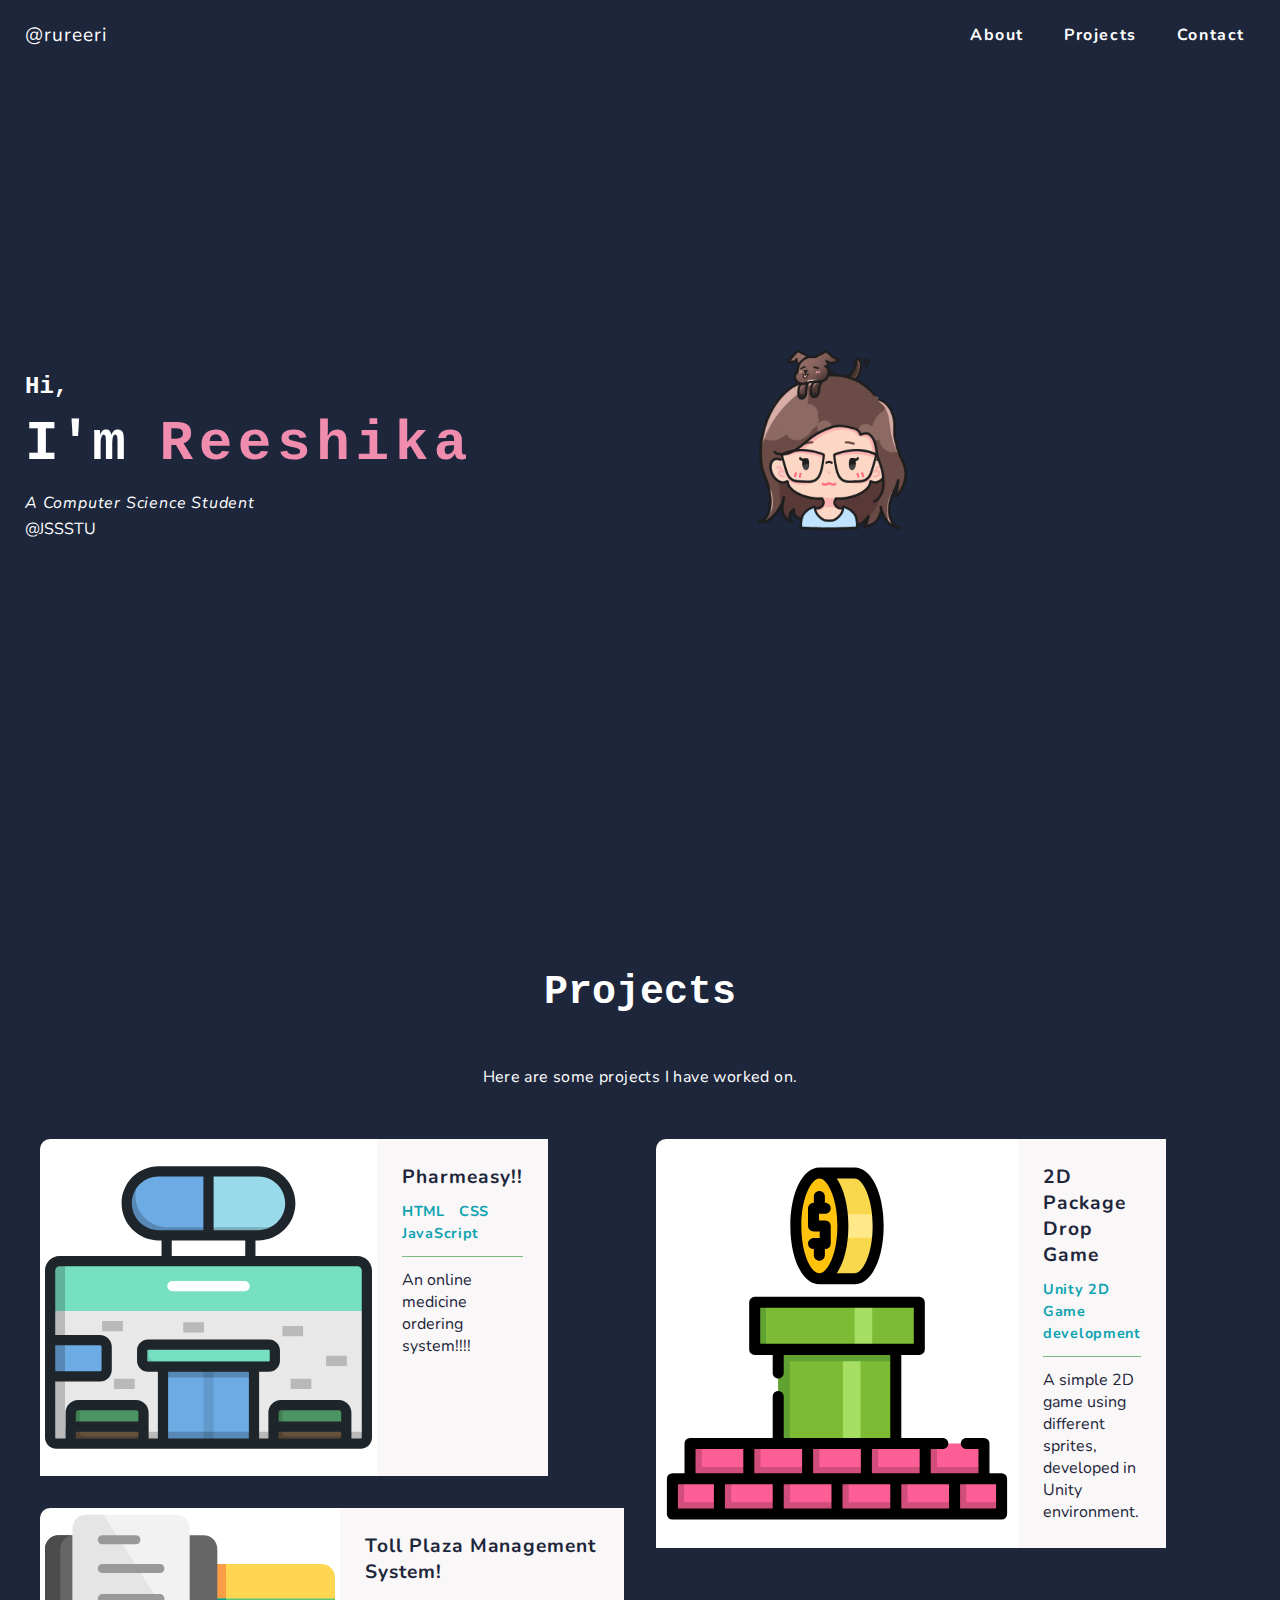
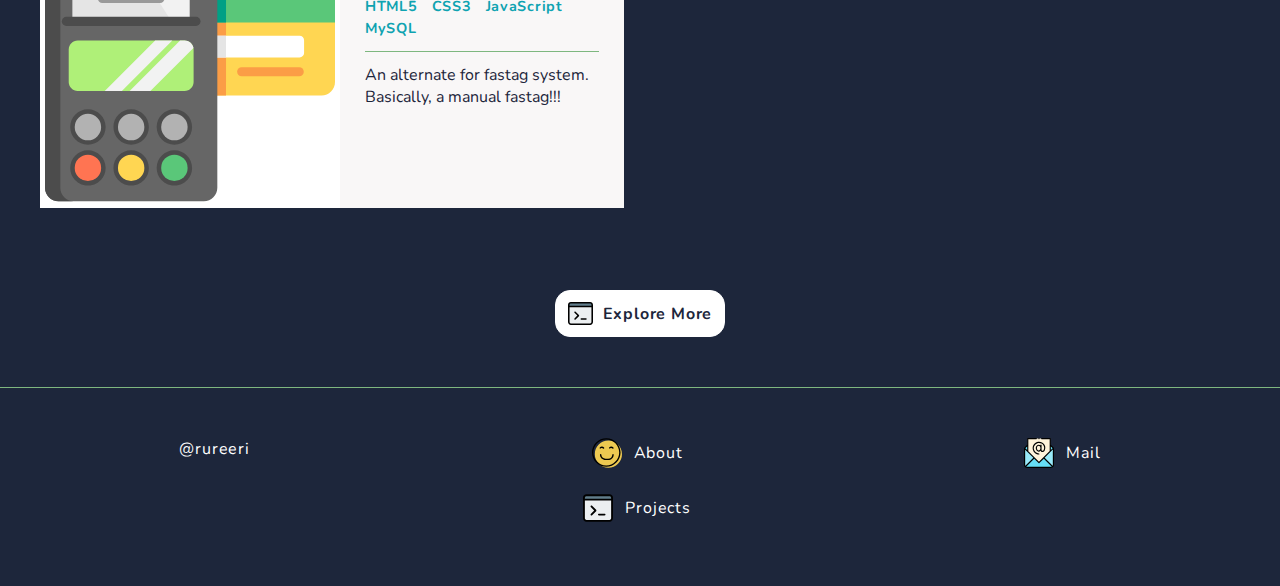
<file: index.html>
<!DOCTYPE html>
<html lang="en">

    <head>
        <title>Reeshi Portfolio</title>

        <meta charset="UTF-8">

        <meta property="og:title" content="Reeshi"/>
        <meta property="og:type" content="website"/>
       
        <meta property="og:description" content="Hi! I'm Reeshika. Welcome to my portfolio." />
        <meta property="og:locale" content="en_US" />
        <meta property="og:url" content="/port1/index.html">
       

        <meta name="viewport" content="width=device-width, initial-scale=1.0">
     

        <link rel="preconnect" href="https://fonts.googleapis.com">
        <link rel="preconnect" href="https://fonts.gstatic.com" crossorigin>
        <link href="https://fonts.googleapis.com/css?family=Nunito" rel="stylesheet">

        <link rel="stylesheet"
            href="https://cdnjs.cloudflare.com/ajax/libs/font-awesome/5.15.3/css/all.min.css"
            integrity="sha512-iBBXm8fW90+nuLcSKlbmrPcLa0OT92xO1BIsZ+ywDWZCvqsWgccV3gFoRBv0z+8dLJgyAHIhR35VZc2oM/gI1w=="
            crossorigin="anonymous" referrerpolicy="no-referrer" />

        <link rel="stylesheet" href="./styles/main.css" type="text/css">
        <link rel="stylesheet" href="./styles/header.css" type="text/css">
        <link rel="stylesheet" href="./styles/home.css" type="text/css">
        <link rel="stylesheet" href="./styles/projects.css" type="text/css">
        <link rel="stylesheet" href="./styles/footer.css" type="text/css">
        
    </head>

    <body>
        <header class="header">
            <a href="/index.html" class="header-logo">@rureeri</a>
            <nav class="nav">
                <div class="toggle"><i class="fas fa-bars"></i></div>
                <ul class="nav-menu">
                    <li class="nav-item"><a href="/about.html" >About</a></li>
                    <li class="nav-item"><a href="/projects.html">Projects</a></li>
                    <li class="nav-item"><a href="/contact.html">Contact</a></li>
                </ul>
            </nav>
        </header>

        <main class="main-container home-section">
            <section id="home">
                <div class="landing-page-details">
                    <h1 class="small-title">Hi,</h1>
                    <h2 class="big-title">I'm <span class="my-name pink">Reeshika</span></h2>
                    <h3 class="medium-title"><em>A Computer Science Student </em></h3>
                    <p>@<strong>JSSSTU</strong></p>
                </div>
                <div class="art-me">
                    <img src="./img/me-icon.gif"
                        alt="the cutest gif">
                </div>
               <!-- <div class="art-me">
                    <img src="./img/ghost.gif"
                        alt="the cutest gif">
                </div>-->
                <div class="landing-page-socials">
                    <ul>
                       
                        <li class="social-link">
                            <a href="https://github.com/Rureeri" aria-label="GitHub"
                                target="_blank">
                                <i class="fab fa-github"></i>
                            </a>
                        </li>
                        <li class="social-link">
                            <a href="https://twitter.com/Rureeri24" aria-label="Twitter"
                                target="_blank">
                                <i class="fab fa-twitter"></i>
                            </a>
                        </li>
                        <li class="social-link">
                            <a href="https://instagram.com/ru_ree_ri_24" aria-label="Instagram"
                                target="_blank">
                                <i class="fab fa-instagram"></i>
                            </a>
                        </li>
                    </ul>
                </div>
            </section>

            <section class="projects" id="select-projects">
                <h2>Projects</h2>
                <p class="section-description">
                    Here are some projects I have worked on.<br>
                    
                </p>
                <div class="project-cards-container">
                    <div class="card">
                        <img src="./img/medi.svg"
                            alt="Project Preview Screenshot" class="card-preview-img">
                        <div class="card-info">
                            <div class="title-and-links">
                                <span class="project-title">
                                    Pharmeasy!!
                                </span>
                                
                            </div>
                            <div class="project-skills">
                                <span>HTML</span>
                                <span>CSS</span>
                                <span>JavaScript</span>
                            </div>
                            <p class="project-description">
                                An online medicine ordering system!!!!
                            </p>
                        </div>
                    </div>
                    <div class="card">
                        <img src="./img/tollc.svg"
                            alt="Project Preview Screenshot" class="card-preview-img">
                        <div class="card-info">
                            <div class="title-and-links">
                                <span class="project-title">
                                    Toll Plaza Management System!
                                </span>
                                
                            </div>
                            <div class="project-skills">
                                <span>HTML5</span>
                                <span>CSS3</span>
                                <span>JavaScript</span>
                                <span>MySQL</span>
                            </div>
                            <p class="project-description">
                               An alternate for fastag system.<br>
                               Basically, a manual fastag!!!
                            </p>
                        </div>
                    </div>
                    <div class="card">
                        <img src="./img/car game.svg"
                            alt="Project Preview Screenshot" class="card-preview-img">
                        <div class="card-info">
                            <div class="title-and-links">
                                <span class="project-title">
                                    2D Package Drop Game
                                </span>
                                
                            </div>
                            <div class="project-skills">
                                <span>Unity 2D Game development</span>
                                
                            </div>
                            <p class="project-description">
                               A simple 2D game using different sprites,<br> 
                               developed in Unity environment.
                            </p>
                        </div>
                    </div>
                   
                </div>
                   
                
                <div class="cta-container">
                    <a href="/projects.html" class="cta">
                        <img src="./img/coding.svg" alt="Code Icon">
                        <span>Explore More</span>
                    </a>
                </div>
            </section>
        </main>

        <footer class="footer-container">
            <div class="footer">
                <div class="footer-column">
                    <a href="/index.html" class="footer-button">@rureeri</a>
                    <div class="socials">
                        <ul>
                        
                            <li class="social-link">
                                <a href="https://github.com/Rureeri" aria-label="GitHub"
                                    target="_blank">
                                    <i class="fab fa-github"></i>
                                </a>
                            </li>
                            <li class="social-link">
                                <a href="https://instagram.com/ru_ree_ri_24" aria-label="Instagram"
                                    target="_blank">
                                    <i class="fab fa-instagram"></i>
                                </a>
                            </li>
                        </ul>
                    </div>
                   
                </div>
                <div class="footer-column">
                    <a href="/about.html" class="footer-button">
                        <img src="./img/smile.svg" alt="Smile Icon">
                        About
                    </a>
                    <a href="/projects.html" class="footer-button">
                        <img src="./img/coding.svg" alt="Code Icon">
                        Projects
                    </a>

                </div>
              
                <div class="footer-column">
                    
                    <a href="mailto:rureeri2410@gmail.com" class="footer-button">
                        <img src="./img/email.svg" alt="Email Icon">
                        Mail
                    </a>
                </div>
            </div>
        </footer>

        <script src="./js/main.js"></script>
    </body>

</html>
</file>
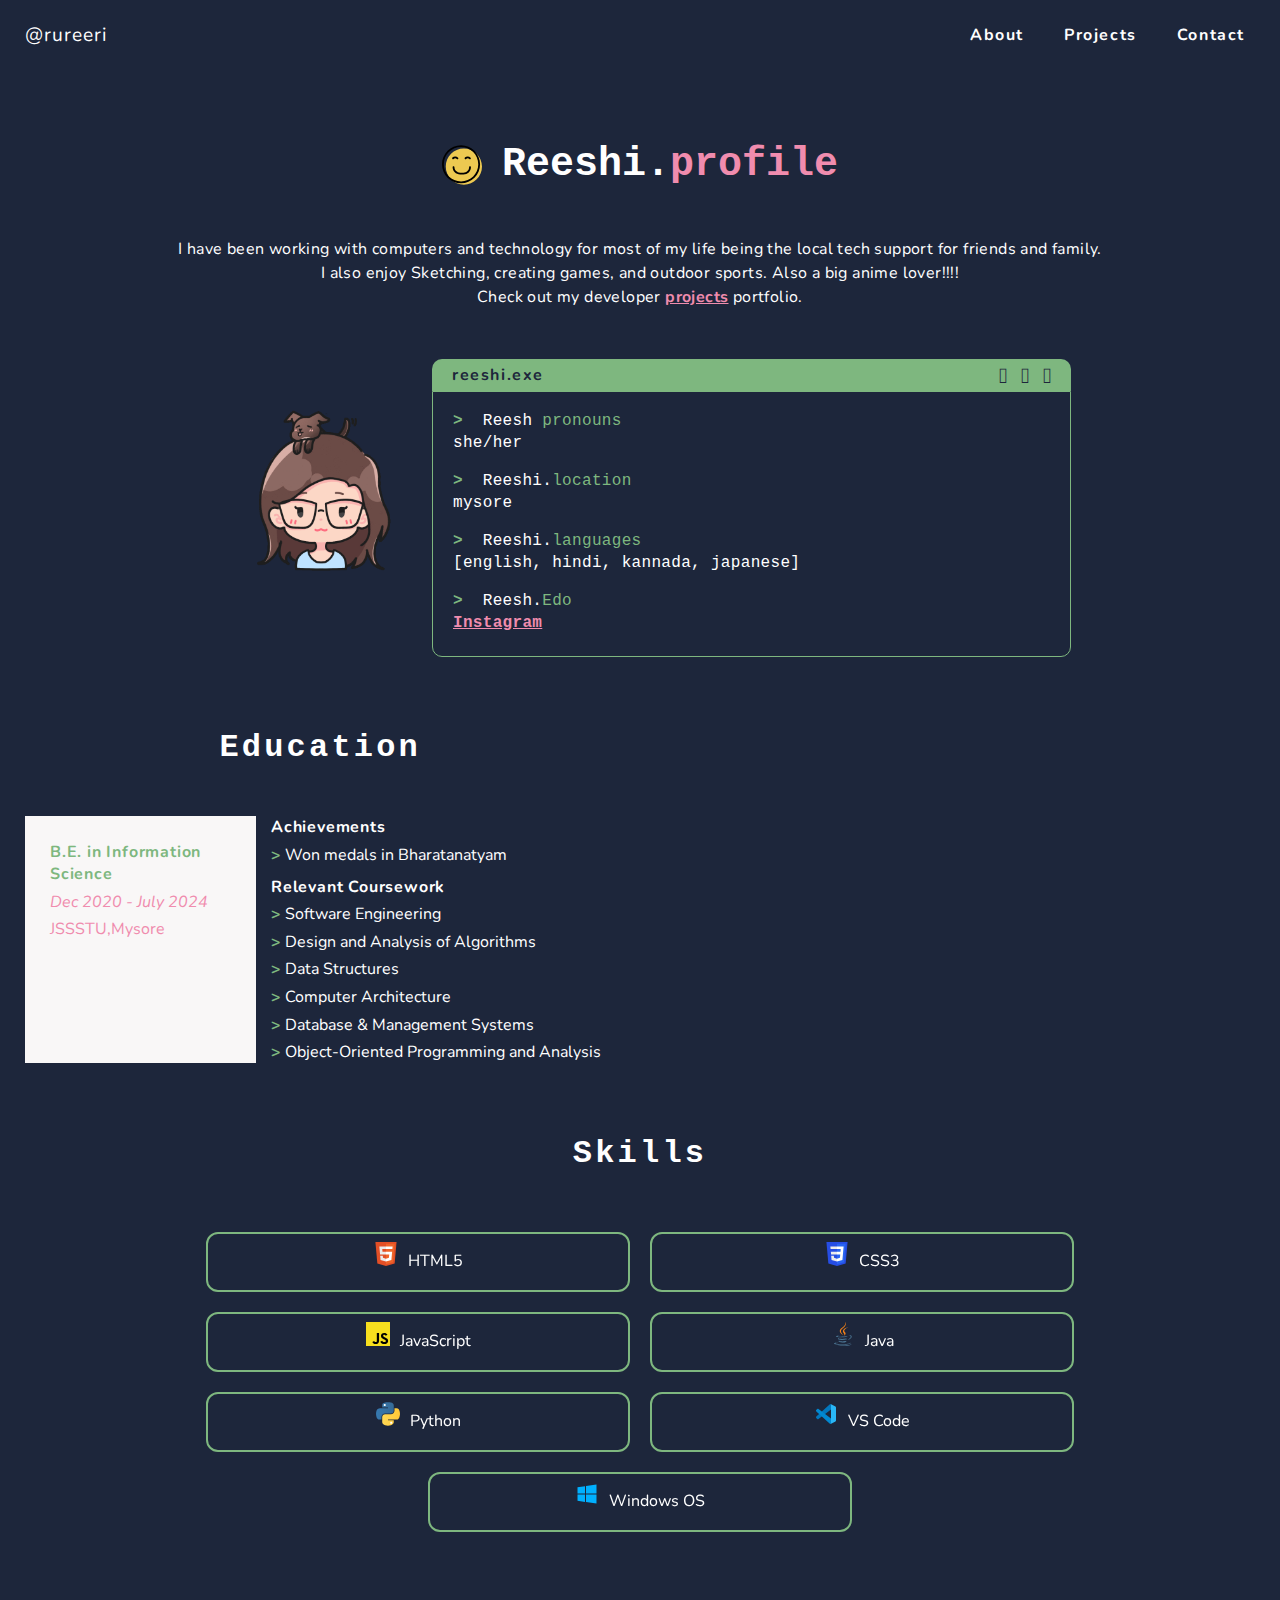
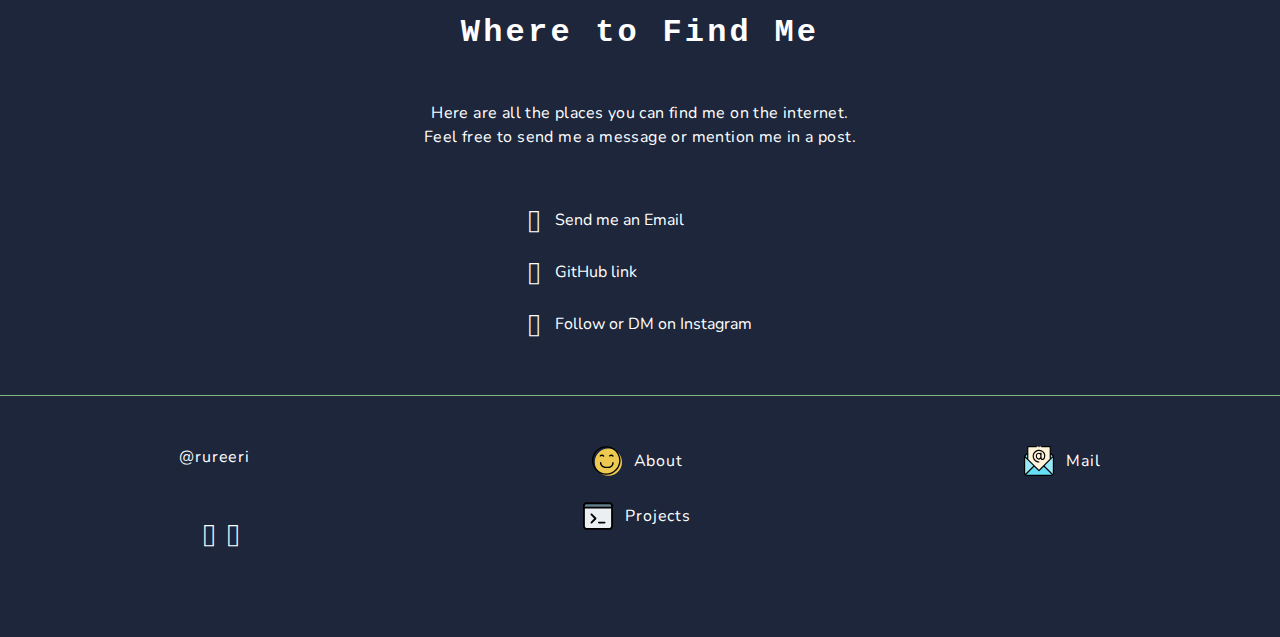
<file: about.html>
<!DOCTYPE html>
<html lang="en">

    <head>
        <title>About Me ~ Reeshika</title>


        <meta charset="UTF-8">

        <meta property="og:title" content="About Me ~ reeshi" />
        <meta property="og:type" content="website" />
        
       
        <meta property="og:locale" content="en_US" />
        <meta name="viewport" content="width=device-width, initial-scale=1.0">
      
       
        <link rel="preconnect" href="https://fonts.googleapis.com">
        <link rel="preconnect" href="https://fonts.gstatic.com" crossorigin>
        <link href="https://fonts.googleapis.com/css?family=Nunito" rel="stylesheet">

        <link rel="stylesheet"
            href="https://cdnjs.cloudflare.com/ajax/libs/font-awesome/5.15.3/css/all.min.css"
            integrity="sha512-iBBXm8fW90+nuLcSKlbmrPcLa0OT92xO1BIsZ+ywDWZCvqsWgccV3gFoRBv0z+8dLJgyAHIhR35VZc2oM/gI1w=="
            crossorigin="anonymous" referrerpolicy="no-referrer" />

        <link rel="stylesheet" href="./styles/home.css" type="text/css">
        <link rel="stylesheet" href="./styles/header.css" type="text/css">
        <link rel="stylesheet" href="./styles/projects.css" type="text/css">
        <link rel="stylesheet" href="./styles/main.css" type="text/css">
        <link rel="stylesheet" href="./styles/about.css" type="text/css">
        <link rel="stylesheet" href="./styles/footer.css" type="text/css">

        <link rel="stylesheet" href="https://cdnjs.cloudflare.com/ajax/libs/font-awesome/4.7.0/css/font-awesome.min.css">
    </head>

    <body>
        <header class="header">
            <a href="/index.html" class="header-logo">@rureeri</a>
            <nav class="nav">
                <div class="toggle"><i class="fas fa-bars"></i></div>
                <ul class="nav-menu">
                    <li class="nav-item"><a href="/about.html">About</a></li>
                    <li class="nav-item"><a href="/projects.html">Projects</a></li>
                    <li class="nav-item"><a href="/contact.html">Contact</a></li>
                </ul>
            </nav>
        </header>

        <main class="main-container about-section">
            <section id="profile">
                <div class="page-title">
                    <img src="./img/smile.svg" alt="Smile Icon">
                    <h2>Reeshi.<span class="pink">profile</span></h2>
                </div>
                <p class="section-description">
                    I have been working with computers and technology for
                    most of my life being the local tech support for friends and family.
                    <br>I also enjoy Sketching,
                    creating games, and outdoor sports.
                    Also a big anime lover!!!!<br>
                    Check out my developer <a class="hyperlink" href="/projects.html">projects</a>
                     portfolio.
                </p>
                <div class="profile-container">
                    <div class="me-icon-container">
                        <img class="me-icon" src="./img/me-icon.gif"
                            alt="Icon of myself with my bear puppy, Coconut, on top of my head"
                            title="Icon of me and Coconut. Art credits to @wynn.draws">
                    </div>
                    <div class="terminal-container">
                        <div class="terminal-header">
                            <div id="terminal-title">reeshi.exe</div>
                            <div class="right-side-buttons">
                                <i class="fas fa-window-minimize"></i>
                                <i class="fas fa-window-restore"></i>
                                <i class="fas fa-window-close"></i>
                            </div>
                        </div>
                        <div class="terminal-window">
                            <div class="statement">
                                <p class="input">
                                    Reesh <span class="green">pronouns</span>
                                </p>
                                <p class="return">
                                    she/her
                                </p>
                            </div>
                            <div class="statement">
                                <p class="input">
                                    Reeshi.<span class="green">location</span>
                                </p>
                                <p class="return">
                                    mysore
                                </p>
                            </div>
                           
                            <div class="statement">
                                <p class="input">
                                    Reeshi.<span class="green">languages</span>
                                </p>
                                <p class="return">
                                    [english, hindi, kannada, japanese]
                                </p>
                            </div>
                            <div class="statement">
                                <p class="input">
                                    Reesh.<span class="green">Edo</span>
                                </p>
                                <p class="return">
                                    <a target="_blank"
                                        href="https://www.instagram.com/ru_ree_ri_24/"
                                        class="hyperlink">Instagram</a>
                                </p>
                            </div>
                            <!--<div class="statement">
                                <p class="input bottom"><span></span></p>
                            </div>-->
                        </div>
                    </div>
                </div>
            </section>
            <section id="education-experience">
                <div id="education" class="education-experience-container">
                    <h3>Education</h3>
                    <div class="education-experience-card">
                        <div class="card-info">
                            <h4 class="green">B.E. in Information Science</h4>
                            <p class="date">Dec 2020 - July 2024</p>
                            <p>JSSSTU,Mysore</p>
                        </div>
                        <div class="card-description">
                            <h5>Achievements</h5>
                            <p>Won medals in Bharatanatyam</p>
                            <h5>Relevant Coursework</h5>
                            <p>Software Engineering</p>
                            <p>Design and Analysis of Algorithms</p>
                            <p>Data Structures</p>
                            <p>Computer Architecture</p>
                            <p>Database & Management Systems </p>
                            <p>Object-Oriented Programming and Analysis</p>
                        </div>
                    </div>
                </div>
                
                  
            </section>
            <section id="tech-stack">
                <h3>Skills</h3>
                <div class="tech-stack-container">
                  
                    <div class="skill">
                        <div class="flip-card">
                            <div class="flip-card-inner">
                              <div class="flip-card-front">
                        <img src="./img/html5.svg" alt="HTML5 Icon" class="image"><span>HTML5</span>
                    </div>
                    <div class="flip-card-back">
                        <span class="fa fa-star checked"></span>
                        <span class="fa fa-star checked"></span>
                        <span class="fa fa-star checked"></span>
                        <span class="fa fa-star checked"></span>
                        <span class="fa fa-star checked"></span>
                        <span class="fa fa-star checked"></span>
                        <span class="fa fa-star checked"></span>
                        <span class="fa fa-star"></span>
                        <span class="fa fa-star"></span>
                        <span class="fa fa-star"></span>

                          </div>
                    </div>
                 </div>
                    </div>

                    <div class="skill">
                        <div class="flip-card">
                            <div class="flip-card-inner">
                              <div class="flip-card-front">
                        <img src="./img/css3.svg" alt="CSS3 Icon" class="image"><span>CSS3</span>
                    </div>
                    <div class="flip-card-back">
                        <span class="fa fa-star checked"></span>
                        <span class="fa fa-star checked"></span>
                        <span class="fa fa-star checked"></span>
                        <span class="fa fa-star checked"></span>
                        <span class="fa fa-star checked"></span>
                        <span class="fa fa-star checked"></span>
                        <span class="fa fa-star checked"></span>
                        <span class="fa fa-star"></span>
                        <span class="fa fa-star"></span>
                        <span class="fa fa-star"></span>

                          </div>
                    </div>
                 </div>
                    </div>

                    <div class="skill">
                        <div class="flip-card">
                            <div class="flip-card-inner">
                              <div class="flip-card-front">
                        <img src="./img/javascript.svg" alt="CSS3 Icon" class="image"><span>JavaScript</span>
                    </div>
                    <div class="flip-card-back">
                        <span class="fa fa-star checked"></span>
                        <span class="fa fa-star checked"></span>
                        <span class="fa fa-star checked"></span>
                        <span class="fa fa-star checked"></span>
                        <span class="fa fa-star checked"></span>
                        <span class="fa fa-star "></span>
                        <span class="fa fa-star "></span>
                        <span class="fa fa-star"></span>
                        <span class="fa fa-star"></span>
                        <span class="fa fa-star"></span>

                          </div>
                    </div>
                 </div>
                    </div>
                   
                    <div class="skill">
                        <div class="flip-card">
                            <div class="flip-card-inner">
                              <div class="flip-card-front">
                        <img src="./img/java.svg" alt="Java Icon" class="image"><span>Java</span>
                    </div>
                    <div class="flip-card-back">
                        <span class="fa fa-star checked"></span>
                        <span class="fa fa-star checked"></span>
                        <span class="fa fa-star checked"></span>
                        <span class="fa fa-star checked"></span>
                        <span class="fa fa-star checked"></span>
                        <span class="fa fa-star checked"></span>
                        <span class="fa fa-star"></span>
                        <span class="fa fa-star"></span>
                        <span class="fa fa-star"></span>
                        <span class="fa fa-star"></span>

                          </div>
                    </div>
                 </div>
                    </div>

                    <div class="skill">
                        <div class="flip-card">
                            <div class="flip-card-inner">
                              <div class="flip-card-front">
                        <img src="./img/python.svg" alt="Python Icon"><span>Python</span>
                    </div>
                    <div class="flip-card-back">
                        <span class="fa fa-star checked"></span>
                        <span class="fa fa-star checked"></span>
                        <span class="fa fa-star checked"></span>
                        <span class="fa fa-star checked"></span>
                        <span class="fa fa-star "></span>
                        <span class="fa fa-star"></span>
                        <span class="fa fa-star "></span>
                        <span class="fa fa-star"></span>
                        <span class="fa fa-star"></span>
                        <span class="fa fa-star"></span>

                          </div>
                    </div>
                 </div>
                    </div>

                    <div class="skill">
                        <div class="flip-card">
                            <div class="flip-card-inner">
                              <div class="flip-card-front">
                        <img src="./img/vscode.svg" alt="VS Code Icon"><span>VS Code</span>
                    </div>
                    <div class="flip-card-back">
                        <span class="fa fa-star checked"></span>
                        <span class="fa fa-star checked"></span>
                        <span class="fa fa-star checked"></span>
                        <span class="fa fa-star checked"></span>
                        <span class="fa fa-star checked"></span>
                        <span class="fa fa-star checked"></span>
                        <span class="fa fa-star checked"></span>
                        <span class="fa fa-star"></span>
                        <span class="fa fa-star"></span>
                        <span class="fa fa-star"></span>

                          </div>
                    </div>
                 </div>
                    </div>

                    <div class="skill">
                        <div class="flip-card">
                            <div class="flip-card-inner">
                              <div class="flip-card-front">
                        <img src="./img/windows.svg" alt="Windows Icon"><span>Windows OS</span>
                    </div>
                      <div class="flip-card-back">
                        <span class="fa fa-star checked"></span>
                        <span class="fa fa-star checked"></span>
                        <span class="fa fa-star checked"></span>
                        <span class="fa fa-star checked"></span>
                        <span class="fa fa-star checked"></span>
                        <span class="fa fa-star"></span>
                        <span class="fa fa-star "></span>
                        <span class="fa fa-star"></span>
                        <span class="fa fa-star"></span>
                        <span class="fa fa-star"></span>

                          </div>
                    </div>
                 </div>
                    </div>
                    <!-- <div class="skill">
                        <img src="./img/.svg" alt=""><span></span>
                    </div> -->
                </div>
            </section>



            <section id="all-social-media">
                <h3>Where to Find Me</h3>
                <p class="section-description">
                    Here are all the places you can find me on the
                    internet.<br>
                    Feel free to send me a message or mention me in a post.
                </p>
                <div class="social-media-list">
                    <a href="mailto:rureeri2410@gmail.com" class="social-media-item">
                        <i class="fas fa-envelope"></i>
                        Send me an Email
                    </a>
                   
                    <a href="https://github.com/Rureeri" class="social-media-item">
                        <i class="fab fa-github"></i>
                        GitHub link
                    </a>
                   
                    <a href="https://www.instagram.com/ru_ree_ri_24/" class="social-media-item">
                        <i class="fab fa-instagram"></i>
                        Follow or DM on Instagram
                    </a>
                   
                </div>
            </section>
        </main>




        <footer class="footer-container">
            <div class="footer">
                <div class="footer-column">
                    <a  href="/index.html" class="footer-button">@rureeri</a>
                    <div class="socials">
                        <ul>
                            <li class="social-link">
                
                            </li>
                            <li class="social-link">
                                <a href="https://github.com/Rureeri" aria-label="GitHub"
                                    target="_blank">
                                    <i class="fab fa-github"></i>
                                </a>
                            </li>
                            
                            <li class="social-link">
                                <a href="https://instagram.com/ru_ree_ri_24" aria-label="Instagram"
                                    target="_blank">
                                    <i class="fab fa-instagram"></i>
                                </a>
                            </li>

                        </ul>
                    </div>
                   
                </div>
                <div class="footer-column">
                    <a href="/about.html" class="footer-button">
                        <img src="./img/smile.svg" alt="Smile Icon">
                        About
                    </a>
                    <a href="/projects.html" class="footer-button">
                        <img src="./img/coding.svg" alt="Code Icon">
                        Projects
                    </a>

                </div>
              
                <div class="footer-column">
                  
                  
                    <a href="mailto:rureeri2410@gmail.com" class="footer-button">
                        <img src="./img/email.svg" alt="Email Icon">
                        Mail
                    </a>
                </div>
            </div>
        </footer>

        <script src="./js/main.js"></script>
       
    </body>

</html>
</file>
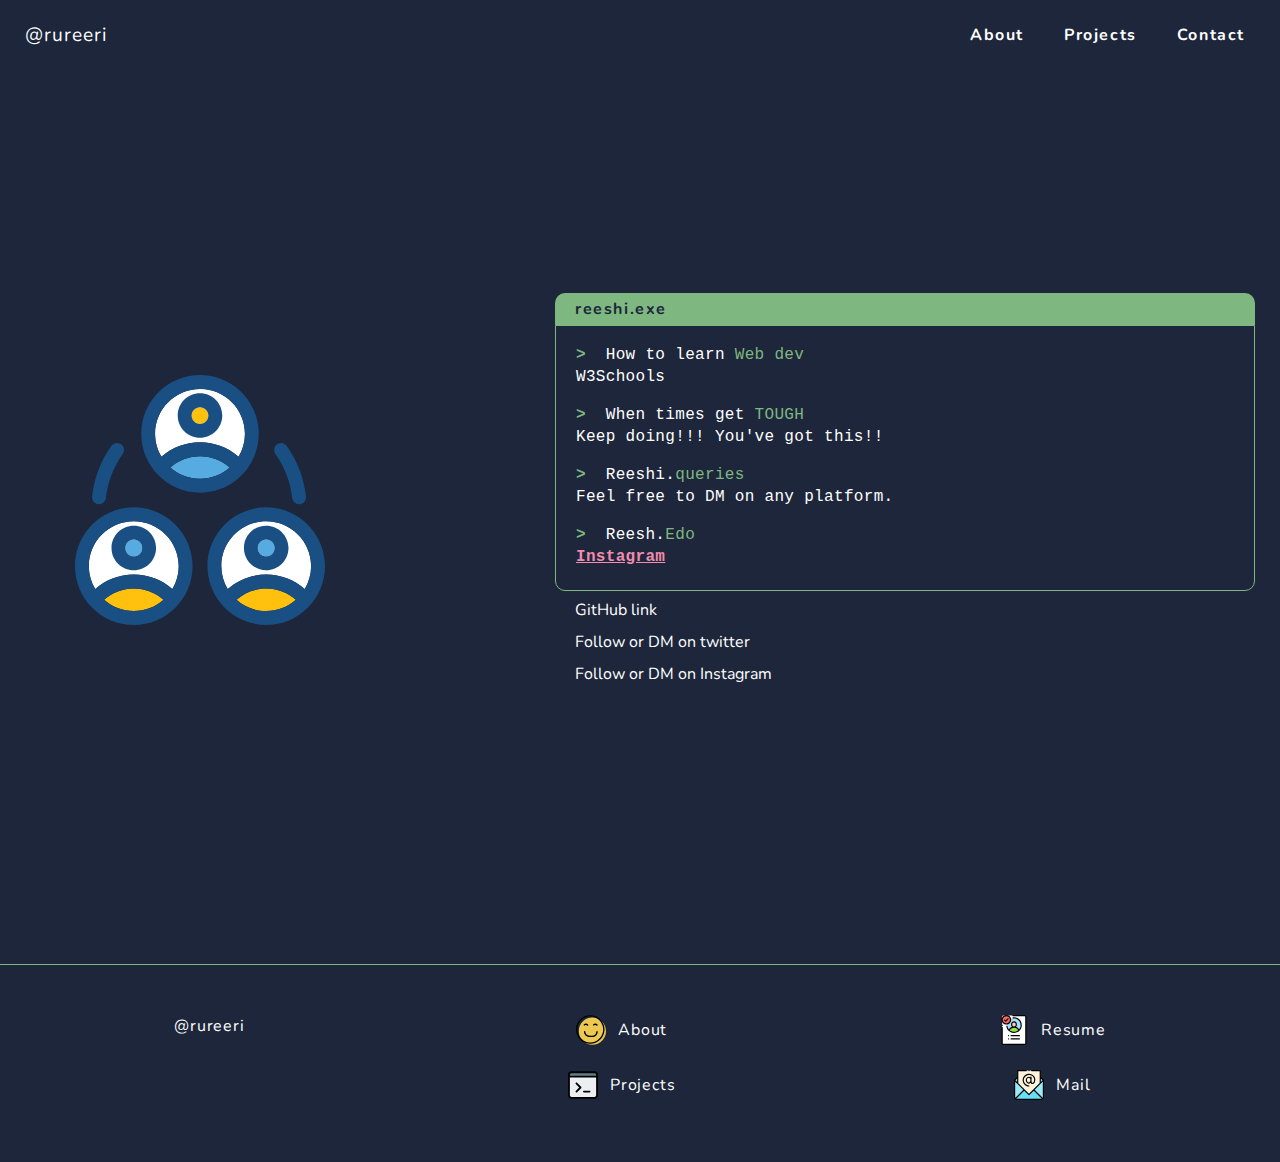
<file: contact.html>
<!DOCTYPE html>
<html lang="en">

    <head>
        <title>Reeshi Portfolio</title>

        <meta charset="UTF-8">

        <meta property="og:title" content="Reeshi"/>
        <meta property="og:type" content="website"/>
       
        <meta property="og:description" content="Hi! I'm Reeshika. Welcome to my portfolio." />
        <meta property="og:locale" content="en_US" />
        
       

        <meta name="viewport" content="width=device-width, initial-scale=1.0">
     

        <link rel="preconnect" href="https://fonts.googleapis.com">
        <link rel="preconnect" href="https://fonts.gstatic.com" crossorigin>
        <link href="https://fonts.googleapis.com/css?family=Nunito" rel="stylesheet">

        <link rel="stylesheet"
            href="https://cdnjs.cloudflare.com/ajax/libs/font-awesome/5.15.3/css/all.min.css"
            integrity="sha512-iBBXm8fW90+nuLcSKlbmrPcLa0OT92xO1BIsZ+ywDWZCvqsWgccV3gFoRBv0z+8dLJgyAHIhR35VZc2oM/gI1w=="
            crossorigin="anonymous" referrerpolicy="no-referrer" />

        <link rel="stylesheet" href="./styles/main.css" type="text/css">
        <link rel="stylesheet" href="./styles/header.css" type="text/css">
        <link rel="stylesheet" href="./styles/home.css" type="text/css">
        <link rel="stylesheet" href="./styles/projects.css" type="text/css">
        <link rel="stylesheet" href="./styles/footer.css" type="text/css">
        <link rel="stylesheet" href="./styles/about.css" type="text/css">
        
    </head>

    <body>
        <header class="header">
            <a href="/index.html" class="header-logo">@rureeri</a>
            <nav class="nav">
                <div class="toggle"><i class="fas fa-bars"></i></div>
                <ul class="nav-menu">
                    <li class="nav-item"><a href="/about.html" >About</a></li>
                    <li class="nav-item"><a href="/projects.html">Projects</a></li>
                    <li class="nav-item"><a href="/contact.html">Contact</a></li>
                </ul>
            </nav>
        </header>
        <br>
        <br>

        <main class="main-container home-section">
            <section id="home">
               
               <div class="art-me">
                    <img src="./img/contact.svg"
                        alt="the cutest gif">
                      
                </div>
                <div class="terminal-container">
                    <div class="terminal-header">
                        <div id="terminal-title">reeshi.exe</div>
                        <div class="right-side-buttons">
                            <i class="fas fa-window-minimize"></i>
                            <i class="fas fa-window-restore"></i>
                            <i class="fas fa-window-close"></i>
                        </div>
                    </div>
                    <div class="terminal-window">
                        <div class="statement">
                            <p class="input">
                                How to learn <span class="green">Web dev</span>
                            </p>
                            <p class="return">
                                W3Schools
                            </p>
                        </div>
                        <div class="statement">
                            <p class="input">
                                When times get <span class="green">TOUGH</span>
                            </p>
                            <p class="return">
                                Keep doing!!! You've got this!!
                            </p>
                        </div>
                       
                        <div class="statement">
                            <p class="input">
                                Reeshi.<span class="green">queries</span>
                            </p>
                            <p class="return">
                                Feel free to DM on any platform.
                            </p>
                        </div>
                        <div class="statement">
                            <p class="input">
                                Reesh.<span class="green">Edo</span>
                            </p>
                            <p class="return">
                                <a target="_blank"
                                    href="https://www.instagram.com/ru_ree_ri_24/"
                                    class="hyperlink">Instagram</a>
                            </p>
                        </div>
                    </div>

                <div class="landing-page-socials">
                    <ul>
                       
                        <li class="social-link">
                            <a href="https://github.com/Rureeri" aria-label="GitHub"
                                target="_blank">
                                <i class="fab fa-github"></i>
                                GitHub link
                            </a>
                        </li>
                        <li class="social-link">
                            <a href="https://twitter.com/Rureeri24" aria-label="Twitter"
                                target="_blank">
                                <i class="fab fa-twitter"></i>
                                Follow or DM on twitter
                            </a>
                        </li>
                        <li class="social-link">
                            <a href="https://instagram.com/ru_ree_ri_24" aria-label="Instagram"
                                target="_blank">
                                <i class="fab fa-instagram"></i>
                                Follow or DM on Instagram
                            </a>
                        </li>
                    </ul>
                </div>
            </section>

            
        </main>


        <footer class="footer-container">
            <div class="footer">
                <div class="footer-column">
                    <a href="/index.html" class="footer-button">@rureeri</a>
                    <div class="socials">
                        <ul>
                        
                            <li class="social-link">
                                <a href="https://github.com/Rureeri" aria-label="GitHub"
                                    target="_blank">
                                    <i class="fab fa-github"></i>
                                </a>
                            </li>
                            <li class="social-link">
                                <a href="https://instagram.com/ru_ree_ri_24" aria-label="Instagram"
                                    target="_blank">
                                    <i class="fab fa-instagram"></i>
                                </a>
                            </li>
                        </ul>
                    </div>
                   
                </div>
                <div class="footer-column">
                    <a href="/about.html" class="footer-button">
                        <img src="./img/smile.svg" alt="Smile Icon">
                        About
                    </a>
                    <a href="/projects.html" class="footer-button">
                        <img src="./img/coding.svg" alt="Code Icon">
                        Projects
                    </a>

                </div>
              
                <div class="footer-column">
                    <a href="./img/REESHIKA R HOSMANI.pdf" class="footer-button">
                        <img src="./img/resume.svg" alt="Resume Icon">
                        Resume
                    </a>
                    <a href="mailto:rureeri2410@gmail.com" class="footer-button">
                        <img src="./img/email.svg" alt="Email Icon">
                        Mail
                    </a>
                </div>
            </div>
        </footer>

        <script src="./js/main.js"></script>
    </body>

</html>
</file>
<file: styles/main.css>
* {
    margin: 0;
    padding: 0;
    box-sizing: border-box;
    font-family: 'Nunito', sans-serif;
    font-size: 16px;
    font-weight: 400;
    color: #FFFFFF;
    scroll-behavior: smooth;
}

body {
    background-color: #1D263B;
}

h1, h2, h3 {
    font-family: 'Fira Mono', monospace;
}

h2 {
    margin: 0 auto;
    text-align: center;
    font-size: 1.75em;
    font-weight: 700;
}

h3 {
    margin: 0 auto;
    text-align: center;
    font-size: 1.4em;
    font-weight: 700;
    letter-spacing: 0.1em;
}

a, span {
    font-family: inherit;
    font-size: inherit;
    font-weight: inherit;
}

.green {
    color: #7EB77F;
}

.bold {
    font-weight: 700;
}

.pink {
    font-family: inherit;
    font-size: inherit;
    font-weight: inherit;
    color: #F08CAE;
}

ul {
    list-style-type: none;
}

.social-link a i {
    transition: all 0.2s ease;
}

.social-link a i:hover {
    color: #F08CAE;
}

.main-container {
    margin: 0 auto;
    padding: 0 25px;
    text-align: center;
    max-width: 1600px;
}

section {
    margin: 0 auto;
    display: flex;
    flex-direction: column;
    justify-content: center;
    text-align: left;
    padding-top: 8vh;
}

section .hyperlink {
    color: #F08CAE;
    font-weight: 700;
    text-decoration: underline;
    transition: all 0.2s ease;
}

section .hyperlink:hover {
    color: #7EB77F;
}

.section-description {
    margin: 50px auto 0 auto;
    text-align: center;
    max-width: 1000px;
    line-height: 1.5em;
    letter-spacing: 0.025em;
}

.page-title {
    margin: 0 auto;
    display: flex;
    justify-content: center;
    align-items: center;
}

.page-title img {
    height: 40px;
    width: auto;
    margin-right: 20px;
}

@media only screen and (min-width: 768px) {
    h2 {
        font-size: 2.5em;
    }
    h3 {
        font-size: 2em;
    }
}
</file>
<file: styles/header.css>
a {
    text-decoration: none;
}

header {
    margin: 0 auto;
    width: 100%;
    max-width: 1600px;
    display: flex;
    flex-direction: row;
    justify-content: space-between;
    text-align: center;
    align-items: center;
    height: 70px;
    padding: 0 15px;
    z-index: 2;
    background-color: #1D263B;
}

.header-logo {
    padding: 10px;
    font-size: 1.2em;
    letter-spacing: 0.05em;
}
.header-logo:hover {
    text-decoration: underline;
    color: #F08CAE;
}

.nav-menu {
    list-style-type: none;
    position: absolute;
    display: flex;
    justify-content: space-evenly;
    flex-direction: column;
    align-items: center;
    left: 0;
}

.nav-item {
    text-align: center;
    display: none;
}

.nav-item a {
    display: block;
    padding: 20px;
    font-weight: 700;
    width: 100vw;
    letter-spacing: 0.1em;
    transition: all 0.2s ease;
    color: #1D263B;
}

.nav-item a:hover, .nav-item a:focus {
    color: #F08CAE;
    text-decoration: underline;
}

.active {
    background-color: white;
}

.active .nav-item {
    display: block;
}

.toggle {
    padding: 1.1em;
}

.toggle i {
    font-size: 2em;
}

@media only screen and (min-width: 768px) {
    .nav {
        display: flex;
        text-align: center;
        justify-content: space-between;
        align-items: center;
    }
    .nav-menu {
        position: relative;
        align-items: center;
        flex-direction: row;
        background-color: #1D263B;
        height: fit-content;
        height: -moz-fit-content;
    }
    .nav-item {
        position: relative;
        display: block;
        width: fit-content;
        width: -moz-fit-content;
        margin: 0;
    }
    .nav-item a {
        width: fit-content;
        width: -moz-fit-content;
        color: #FFFFFF;
    }
    .toggle {
        display: none;
    }
}
</file>
<file: styles/home.css>
.main-container {
    margin: -100px auto 0 auto;
}

/* --- LANDING PAGE --- */

#home {
    margin: 0 auto;
    display: flex;
    flex-direction: column;
    align-items: center;
    justify-content: space-between;
    min-height: 100vh;
}

.landing-page-details {
    margin: auto 0;
    display: flex;
    flex-direction: column;
    justify-content: center;
}

.landing-page-socials ul {
    display: flex;
    flex-direction: row;
    margin-bottom: 20px;
}

.landing-page-socials ul li a i {
    font-size: 1.5em;
    padding: 10px;
    margin: 0 5px;
}

.small-title {
    text-align: left;
    font-size: 1.5em;
    font-weight: 700;
    margin-bottom: 0.5em;
}

.big-title {
    margin: 0;
    text-align: left;
    font-weight: 700;
    font-size: 2.75em;
    letter-spacing: 0;
}

.my-name {
    letter-spacing: 0.1em;
    font-family: 'Fira Code', monospace;
}

h3 {
    margin: 5px 0 0 0;
    text-align: left;
}

h3 em {
    color: white;
    letter-spacing: 0.05em;
}

h3 a:hover {
    color: #7EB77F;
    text-decoration: underline;
}

.short-bio {
    margin-top: 1em;
    display: flex;
    flex-direction: column;
    align-items: flex-start;
}

.short-bio p {
    margin-top: 25px;
    font-size: 1.2em;
    line-height: 1.5em;
    letter-spacing: 0.025em;
}

.cta-container {
    margin: 0 auto;
}

.cta {
    display: flex;
    text-align: center;
    align-items: center;
    width: fit-content;
    width: -moz-fit-content;
    padding: 10px 12px;
    border-radius: 15px;
    border: 1px solid #FFFFFF;
    font-weight: 700;
    letter-spacing: 0.05em;
    color: #1D263B;
    background-color: #FFFFFF;
    margin-top: 50px;
    transition: all 0.2s ease;
    cursor: pointer;
}

.cta img {
    height: 25px;
    width: 25px;
}

.cta span {
    margin-left: 10px;
    color: #1D263B;
    font-weight: 700;
}

.email-button {
    border: 1px solid #F08CAE;
    background-color: #F08CAE;
}

.cta:hover {
    border: 1px solid #7EB77F;
    background-color: #7EB77F;
    padding: 10px 20px;
}

.art-me {
    display: none;
    height: 350px;
}

.art-me img {
    height: 100%;
    padding: 50px;
}

@media only screen and (min-width: 768px) {
    .big-title {
        font-size: 3.5em;
    }
    .short-bio {
        max-width: 90%;
    }
    .art-me {
        display: block;
    }
    #home {
        flex-direction: row;
    }
    .landing-page-socials ul {
        flex-direction: column;
        padding-right: 50px;
    }
    .landing-page-socials ul li a i {
        margin: 5px 0;
       
    }
    .email-container {
        margin: 0;
    }
}

@media only screen and (min-width: 1000px) {
    #home {
        gap: 10%;
    }
}
</file>
<file: styles/projects.css>
em {
    color: #1D263B;
}

.projects {
    padding-top: 100px;
    max-width: 1200px;
}

.project-cards-container {
    margin-top: 50px;
    height: fit-content;
    height: -moz-fit-content;
}

.card {
    display: inline-flex;
    flex-direction: row;
    color: #1D263B;
}

.card_p {
    display: inline-flex;
    flex-direction: column;
    color: #1D263B;
}

.card:not(:last-child) {
    margin: 0 auto 2em auto;
}

.card-preview-img {
    max-width: 100%;
    border-radius: 10px 0 0 0;
    padding: 5px;
    background-color: white;
}

.card-info {
    padding: 25px;
    background-color: #f9f7f7;
    border-radius: 0 0 0 0;
}

.has-no-preview .card-info {
    border-radius: 10px;
}

.title-and-links {
    display: flex;
    justify-content: space-between;
    align-items: center;
    margin-bottom: 10px;
}

.project-title {
    font-size: 1.2em;
    font-weight: 700;
    letter-spacing: 0.05em;
    color: #1D263B;
}


.project-skills {
    margin-bottom: 12px;
    padding-bottom: 12px;
    border-bottom: 1px solid #7EB77F;
}

.project-skills span {
    color: #0FA3B1;
    font-weight: 700;
    font-size: 0.9em;
    letter-spacing: 0.05em;
}

.project-skills span:not(:last-child) {
    margin-right: 10px;
}

.project-description {
    color: #1D263B;
}

@media only screen and (min-width: 768px) {
    .project-cards-container {
        column-count: 2;
        column-gap: 2em;
    }
}
</file>
<file: styles/footer.css>
.footer-container {
    border-top: 1px solid #7EB77F;
    margin: 50px auto;
    padding-top: 50px;
}

.footer {
    margin: 0 auto;
    padding: 0 25px;
    display: flex;
    flex-direction: column;
    justify-content: center;
    text-align: center;
    align-items: center;
    flex-wrap: wrap;
    gap: 25px;
}

.footer-column {
    margin: 0 auto;
    display: flex;
    flex-direction: column;
    align-items: center;
    align-self: flex-start;
}

.footer-logo {
    font-size: 1.2em;
    margin-bottom: 5px;
    letter-spacing: 0.05em;
}

.socials {
    margin: 10px 0;
}

.socials ul {
    display: flex;
    flex-direction: row;
    align-items: center;
    text-align: center;
    margin: 15px 0;
}

.socials ul li:not(:last-child) {
    margin-right: 12px;
}

.socials ul li a i {
    font-size: 1.5em;
}



.footer-button {
    display: flex;
    text-align: center;
    align-items: center;
    letter-spacing: 0.05em;
    transition: all 0.2s ease;
}

.footer-button:hover {
    text-decoration: underline;
    color: #F08CAE;
}

.footer-button:not(:last-child) {
    margin-bottom: 25px;
}

.footer-button img {
    margin-right: 12px;
}

@media only screen and (min-width: 768px) {
    .footer {
        margin: 0 auto;
        padding: 0 25px;
        flex-direction: row;
        justify-content: space-between;
        max-width: 1600px;
    }
}
</file>
<file: styles/about.css>
h4, h5 {
    font-weight: 700;
    letter-spacing: 0.05em;
}

.date {
    font-style: italic;
}

/* --- PROFILE --- */

.profile-container {
    margin-top: 25px;
    display: flex;
    flex-direction: column;
    align-items: center;
}

.me-icon-container {
    width: 200px;
    height: auto;
    object-fit: contain;
    text-align: center;
}

.me-icon {
    height: 100%;
    width: 100%;
}

.terminal-container {
    max-width: 700px;
    width: 100%;
    margin-top: 25px;
}

.terminal-header {
    padding: 5px 20px;
    display: flex;
    text-align: center;
    justify-content: space-between;
    border-radius: 10px 10px 0 0;
    background-color: #7EB77F;
}

#terminal-title {
    font-weight: 700;
    color: #1D263B;
    letter-spacing: 0.1em;
}

.right-side-buttons i {
    color: #1D263B;
}

.right-side-buttons i:not(:last-child) {
    margin-right: 10px;
}

.terminal-window {
    padding: 20px;
    border-radius: 0 0 10px 10px;
    text-align: left;
    border: 1px solid #7EB77F;
}

.terminal-window div, .terminal-window div p {
    font-family: 'Fira Code', monospace;
    letter-spacing: 0.02em;
}

.terminal-window div:not(:last-child) {
    margin-bottom: 20px;
}

.terminal-window div p {
    margin-bottom: 0.25em;
}

.input::before {
    content: ">\A0";
    color: #7EB77F;
    font-weight: 700;
}

.bottom span {
    content: "\A0";
    border-right: 12px solid;
    animation: blink 1s steps(1) infinite;
}

@keyframes blink {
    50% {
        border-color: transparent;
    }
}

/* --- EDUCATION  --- */

.education-experience-container h3 {
    margin-bottom: 50px;
}

#experience {
    margin-top: 50px;
}

.education-experience-card {
    margin-top: 25px;
   
}

.card-info p {
    margin-top: 0.35em;
    color:#F08CAE;
}

.card-info p a:hover {
    color: #F08CAE;
}

.card-description {
    margin: 15px 0 0 15px;
}

.card-description p:not(:first-child) {
    margin-top: 0.35em;
}

.card-description p::before {
    content: ">\A0";
    color: #7EB77F;
    font-weight: 700;
}

.card-description h5:not(:first-child) {
    margin-top: 10px;
}

/* --- TECH STACK --- */

.tech-stack-container {
    margin: 50px auto 0 auto;
    max-width: 1000px;
    display: flex;
    flex-wrap: wrap;
    text-align: center;
    justify-content: center;
    align-items: center;
}

.skill {
    border-radius: 12px;
    margin: 10px;
    border: 2px solid #7EB77F;
    padding: 8px 10px;
    display: flex;
    align-items: center;
    text-align: center;
}

.skill span {
    margin-left: 10px;
}

/* --- ALL SOCIAL MEDIA --- */

.social-media-list {
    margin: 50px auto 0 auto;
    width: fit-content;
    width: -moz-fit-content;
    display: flex;
    flex-direction: column;
    text-align: left;
}

.social-media-item {
    display: flex;
    text-align: center;
    align-items: center;
    padding: 5px 0;
}

.social-media-item:hover {
    color: #F08CAE;
}

.social-media-item i {
    margin-right: 15px;
    font-size: 1.5em;
}

.social-media-item:not(:last-child) {
    margin-bottom: 10px;
}

@media only screen and (min-width: 768px) {
    #education-experience {
        display: flex;
        flex-direction: row;
        justify-content: space-between;
    }
    .education-experience-container {
        width: 48%;
    }
    #experience {
        margin-top: 0;
    }
    .section-description {
        margin: 50px 10% 0 10%;
    }
}

@media only screen and (min-width: 1100px) {
    .profile-container {
        margin: 50px auto 0 auto;
        flex-direction: row;
        justify-content: center;
        align-items: center;
        width: 70%;
    }
    .terminal-container {
        flex-grow: 1;
        margin: 0;
    }
    .me-icon-container {
        width: 300px;
        height: auto;
    }
    .education-experience-card {
        display: flex;
        justify-content: space-between;
    }
    .card-info {
        width: 40%;
    }
    .card-description {
        width: 60%;
        margin-top: 0;
    }
    .section-description {
        margin: 50px auto 0 auto;
    }
}


.flip-card {
    background-color: transparent;
    width: 400px;
    height: 40px;
    
     /* Remove this if you don't want the 3D effect */
  }
  
  /* This container is needed to position the front and back side */
  .flip-card-inner {
    position: relative;
    width: 100%;
    height: 100%;
    text-align: center;
    transition: transform 0.8s;
    transform-style: preserve-3d;
  }
  
  /* Do an horizontal flip when you move the mouse over the flip box container */
  .flip-card:hover .flip-card-inner {
    transform: rotateY(180deg);
  }
  
  /* Position the front and back side */
  .flip-card-front, .flip-card-back {
    position: absolute;
    width: 100%;
    height: 100%;
    -webkit-backface-visibility: hidden; /* Safari */
    backface-visibility: hidden;
  }
  
  /* Style the front side (fallback if image is missing) 
  .flip-card-front {
    background-color: #bbb;
    color: black;
  }
  
  /* Style the back side */
  .flip-card-back {
    background-color: #1D263B;
    color: white;
    transform: rotateY(180deg);
  }

  .checked {
    color: orange;
  }
</file>
